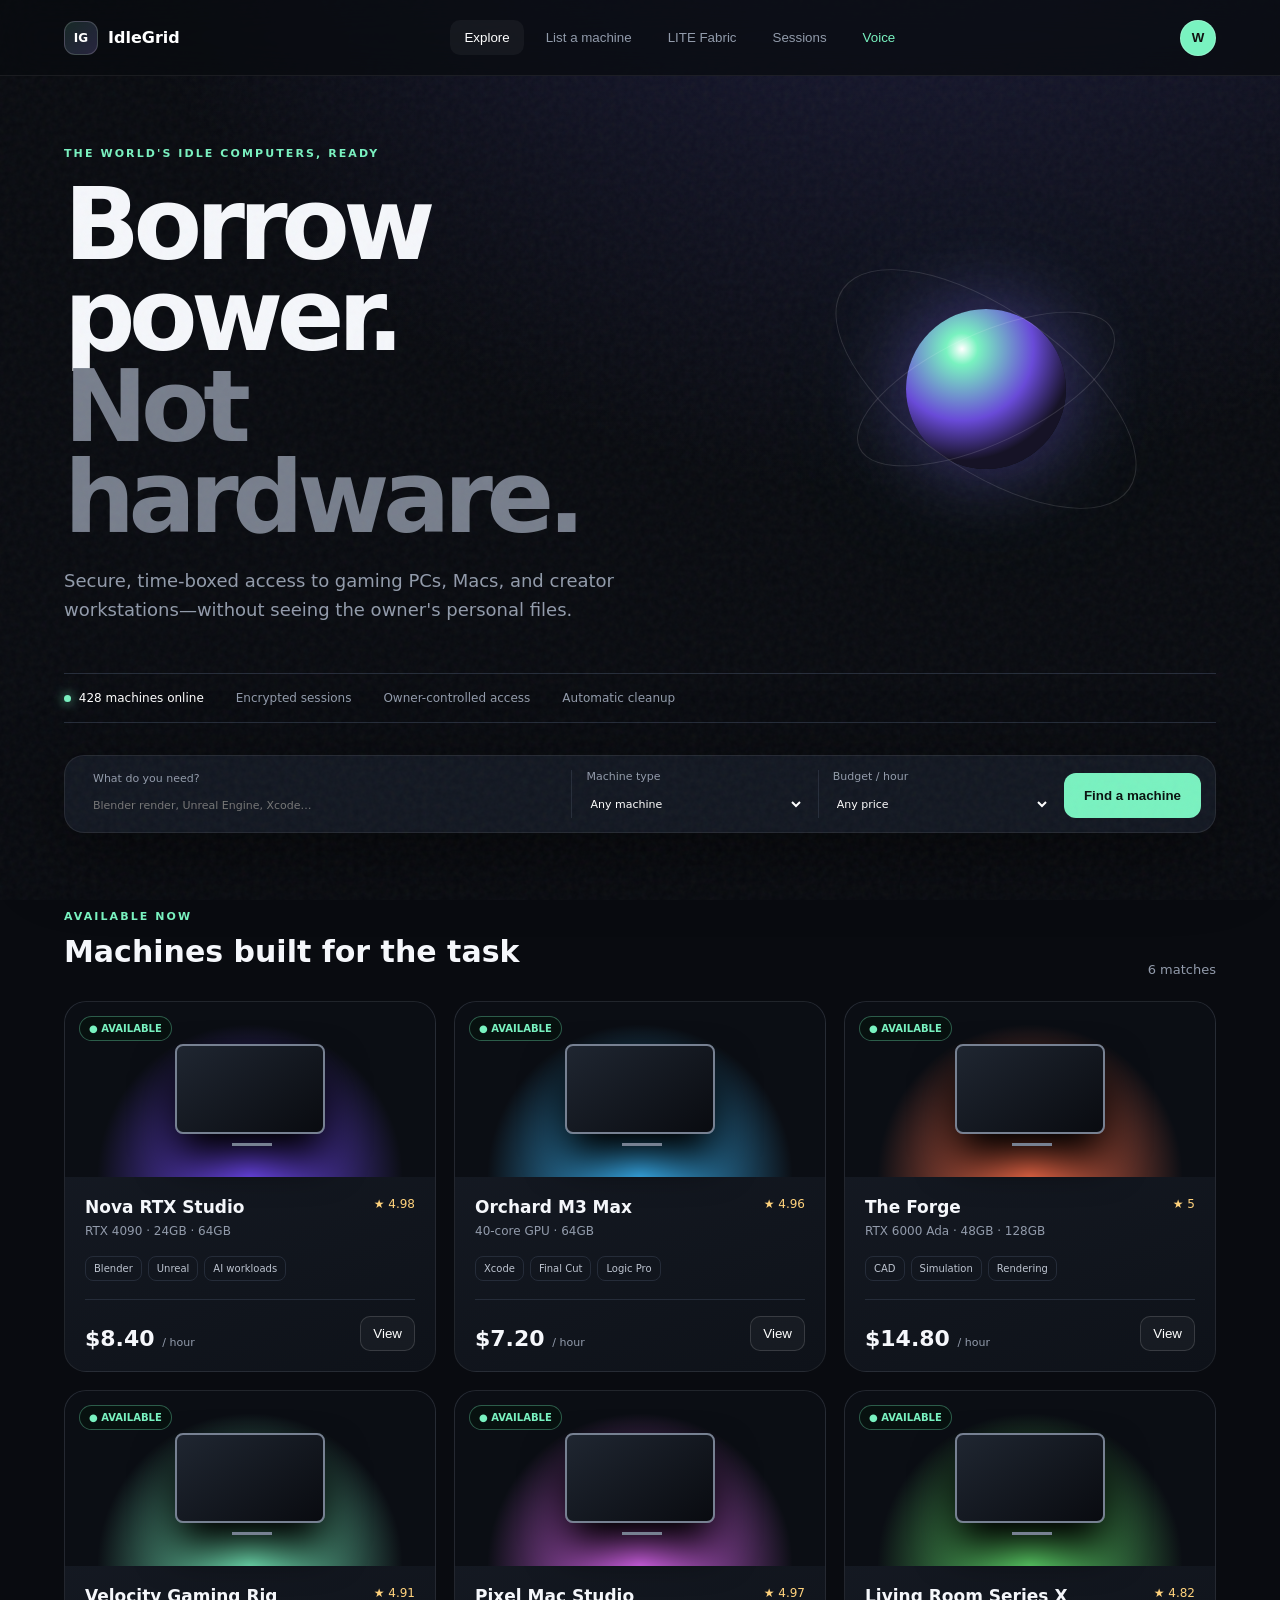
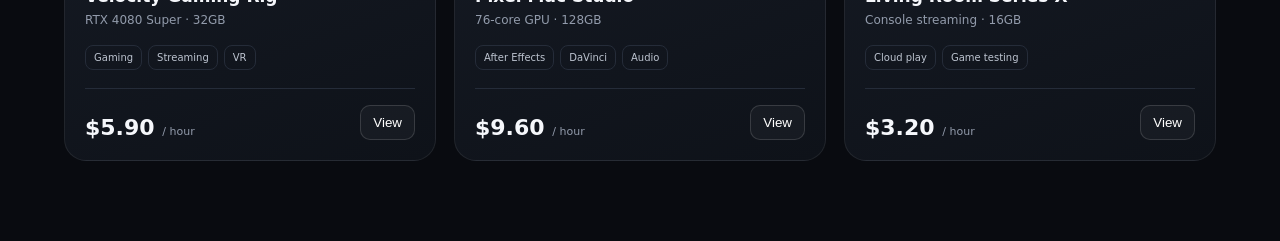
<file: index.html>
<!doctype html>
<html lang="en">
<head>
  <meta charset="UTF-8" />
  <meta name="viewport" content="width=device-width, initial-scale=1.0" />
  <meta name="theme-color" content="#090b10" />
  <title>IdleGrid — Borrow powerful machines by the hour</title>
  <link rel="stylesheet" href="styles.css" />
  <link rel="stylesheet" href="voice.css" />
  <link rel="stylesheet" href="lite.css?v=1" />
</head>
<body>
  <div class="noise"></div>
  <header class="topbar">
    <a class="brand" href="#market"><span class="brand-mark">IG</span><span>IdleGrid</span></a>
    <nav>
      <button class="nav-link active" data-route="market">Explore</button>
      <button class="nav-link" data-route="earn">List a machine</button>
      <button class="nav-link" data-route="fabric">LITE Fabric</button>
      <button class="nav-link" data-route="sessions">Sessions</button>
      <button class="nav-link voice-nav" data-route="voice">Voice</button>
    </nav>
    <button class="avatar" aria-label="Account">W</button>
  </header>

  <main>
    <section id="market" class="route active">
      <div class="hero">
        <div>
          <p class="eyebrow">THE WORLD'S IDLE COMPUTERS, READY</p>
          <h1>Borrow power.<br><span>Not hardware.</span></h1>
          <p class="hero-copy">Secure, time-boxed access to gaming PCs, Macs, and creator workstations—without seeing the owner's personal files.</p>
        </div>
        <div class="orb-wrap" aria-hidden="true"><div class="orb"></div><div class="orbit one"></div><div class="orbit two"></div></div>
      </div>

      <div class="trust-row">
        <span><i class="pulse"></i> 428 machines online</span>
        <span>Encrypted sessions</span><span>Owner-controlled access</span><span>Automatic cleanup</span>
      </div>

      <div class="search-panel">
        <label>What do you need?
          <input id="searchInput" type="search" placeholder="Blender render, Unreal Engine, Xcode…" />
        </label>
        <label>Machine type
          <select id="typeFilter"><option value="all">Any machine</option><option>Windows</option><option>Mac</option><option>Console</option></select>
        </label>
        <label>Budget / hour
          <select id="priceFilter"><option value="999">Any price</option><option value="5">Under $5</option><option value="10">Under $10</option><option value="20">Under $20</option></select>
        </label>
        <button id="searchBtn" class="primary">Find a machine</button>
      </div>

      <div class="section-head"><div><p class="eyebrow">AVAILABLE NOW</p><h2>Machines built for the task</h2></div><span id="resultCount"></span></div>
      <div id="machineGrid" class="machine-grid"></div>
    </section>

    <section id="earn" class="route">
      <div class="page-head"><p class="eyebrow">HOST ON IDLEGRID</p><h1>Put your idle machine to work.</h1><p>Choose when it is available. IdleGrid estimates demand, isolates guest sessions, and calculates your payout.</p></div>
      <div class="split">
        <form id="hostForm" class="glass form-card">
          <h2>List your machine</h2>
          <div class="field-grid">
            <label>Display name<input name="name" required placeholder="Studio Mac Ultra" /></label>
            <label>Device type<select name="type"><option>Windows</option><option>Mac</option><option>Console</option></select></label>
            <label>CPU<input name="cpu" required placeholder="Apple M3 Max" /></label>
            <label>GPU<input name="gpu" required placeholder="40-core GPU" /></label>
            <label>Memory (GB)<input name="ram" type="number" min="8" value="32" required /></label>
            <label>Availability / week<input name="hours" type="number" min="1" max="168" value="30" required /></label>
            <label>Sharing mode<select name="sharing"><option value="shared">Shared capacity — keep using my PC</option><option value="exclusive">Exclusive session — whole guest VM</option><option value="storage">Virtual volume only — sandboxed data</option></select></label>
            <label>Guest virtual disk (GB)<input name="disk" type="number" min="20" max="2048" value="100" required /></label>
          </div>
          <label>Best for<input name="tasks" required placeholder="Video editing, Xcode, 3D rendering" /></label>
          <label class="check"><input name="isolated" type="checkbox" required /> I can enable a separate guest account or isolated virtual machine.</label>
          <button class="primary wide" type="submit">Calculate & publish</button>
          <p class="fine">Listings are saved on this device for demonstration. Identity, hardware, and network checks are required before a real listing goes live.</p>
        </form>
        <aside class="earn-card">
          <p class="eyebrow">ESTIMATED HOST EARNINGS</p><div class="big-number"><span>$</span><strong id="earnings">182</strong><small>/ month</small></div>
          <input id="earnSlider" type="range" min="5" max="80" value="30" />
          <div class="range-label"><span>5 hrs/week</span><span>80 hrs/week</span></div>
          <div class="economics"><div><span>Guest pays</span><b>$7.60/hr</b></div><div><span>You receive</span><b>$5.70/hr</b></div><div><span>IdleGrid</span><b>$1.90/hr</b></div></div>
          <p class="fine">Estimate uses a 75% host payout and expected utilization. Electricity and taxes are the host's responsibility.</p>
        </aside>
      </div>
    </section>

    <section id="fabric" class="route">
      <div class="page-head fabric-head">
        <div>
          <p class="eyebrow">IDLEGRID LITE FABRIC · DESIGN PROTOTYPE</p>
          <h1>One grid.<br><span>Right-sized compute.</span></h1>
          <p>Route ordinary jobs to efficient Linux microVMs, share a protected slice of a donor machine, or reserve an entire high-performance system only when the work demands it.</p>
        </div>
        <div class="live-pill"><i class="pulse"></i> Scheduler simulation online</div>
      </div>

      <div class="fabric-flow" aria-label="IdleGrid routing architecture">
        <div class="flow-node intake"><small>01 · INTAKE</small><strong>User or AI agent task</strong><span>Signed workload + policy</span></div>
        <span class="flow-arrow">→</span>
        <div class="flow-node brain"><small>02 · CLASSIFY</small><strong>Grid Router</strong><span>Cost · risk · latency · demand</span></div>
        <span class="flow-arrow">→</span>
        <div class="pool-stack">
          <div class="flow-node lite"><small>LITE</small><strong>Linux microVM pool</strong><span>Web · office · agents</span></div>
          <div class="flow-node shared"><small>SHARED</small><strong>Donor capacity slice</strong><span>Builds · data · CPU work</span></div>
          <div class="flow-node exclusive"><small>EXCLUSIVE</small><strong>Whole guest machine</strong><span>GPU · gaming · creative</span></div>
        </div>
      </div>

      <div class="fabric-grid">
        <form id="routerForm" class="glass fabric-card">
          <div class="card-title"><div><p class="eyebrow">WORKLOAD ROUTER</p><h2>Where should this task run?</h2></div><span class="demo-badge">SIMULATION</span></div>
          <label>Task type
            <select id="taskType"><option value="web">Web serving / API</option><option value="office">Office administration</option><option value="agent">AI agent / automation</option><option value="build">Software build</option><option value="data">Data processing</option><option value="creative">3D / video production</option><option value="gaming">Interactive gaming</option></select>
          </label>
          <div class="field-grid compact-fields">
            <label>CPU cores<input id="routeCpu" type="number" min="1" max="64" value="2" /></label>
            <label>Memory (GB)<input id="routeRam" type="number" min="1" max="256" value="4" /></label>
            <label>GPU<select id="routeGpu"><option value="none">Not required</option><option value="light">Light acceleration</option><option value="high">High-performance GPU</option></select></label>
            <label>Interaction<select id="routeLatency"><option value="batch">Background / batch</option><option value="normal">Normal</option><option value="realtime">Real-time</option></select></label>
          </div>
          <button class="primary wide" type="submit">Route this workload</button>
          <div id="routeResult" class="route-result" aria-live="polite">
            <span class="route-icon">L</span><div><small>RECOMMENDED ENVIRONMENT</small><h3>IdleGrid LITE Linux Pool</h3><p>Lowest-cost match for a small, non-GPU workload.</p></div>
          </div>
        </form>

        <form id="capacityForm" class="glass fabric-card">
          <div class="card-title"><div><p class="eyebrow">OWNER SAFE SHARE</p><h2>Keep your computer usable.</h2></div><span id="capacityStatus" class="saved-state">UNSAVED</span></div>
          <label>Protection profile
            <select id="capacityProfile"><option value="balanced">Balanced — owner always has priority</option><option value="quiet">Quiet — lowest heat and fan noise</option><option value="max">Maximum share — only while owner is idle</option></select>
          </label>
          <div class="quota"><div><span>Guest CPU cap</span><b id="cpuValue">4 cores</b></div><input id="cpuQuota" type="range" min="1" max="16" value="4" /></div>
          <div class="quota"><div><span>Guest memory cap</span><b id="ramValue">8 GB</b></div><input id="ramQuota" type="range" min="2" max="64" step="2" value="8" /></div>
          <div class="quota"><div><span>Encrypted virtual disk</span><b id="diskValue">100 GB</b></div><input id="diskQuota" type="range" min="20" max="1000" step="20" value="100" /></div>
          <div class="owner-reserve"><small>ALWAYS RESERVED FOR OWNER</small><div><span id="ownerCpu">12 CPU cores</span><span id="ownerRam">56 GB memory</span><span>Private drives: never shared</span></div></div>
          <label class="check"><input id="autoReclaim" type="checkbox" checked /> Pause or migrate the guest automatically when owner demand rises.</label>
          <button class="primary wide" type="submit">Save protected capacity</button>
        </form>
      </div>

      <div class="safety-strip">
        <div><b>No raw drive access</b><span>Renters see an encrypted virtual disk—not the host partition.</span></div>
        <div><b>Owner-first reclaim</b><span>Pressure or heat triggers pause, migration, or shutdown.</span></div>
        <div><b>Zero-trust sessions</b><span>Signed images, filtered network, audit trail, and kill switch.</span></div>
        <div><b>Honest boundary</b><span>This page simulates policy; a signed host agent is still required.</span></div>
      </div>
    </section>

    <section id="sessions" class="route">
      <div class="page-head"><p class="eyebrow">YOUR ACTIVITY</p><h1>Sessions</h1><p>Bookings remain locked until the owner machine and approved remote-access provider are online.</p></div>
      <div id="sessionList" class="session-list"></div>
    </section>
    <section id="voice" class="route">
      <div class="page-head"><p class="eyebrow">IDLEGRID VOICE</p><h1>Listen to the plan.</h1><p>Hear the marketing forecast, advertising budget, and recommended launch strategy.</p></div>
      <div class="voice-panel"><button class="voice-orb" id="voiceOrb" aria-label="Play or pause reply"><span>▶</span></button><div class="voice-content"><p class="eyebrow">READ ALOUD</p><h2>IdleGrid marketing forecast</h2>
        <textarea id="voiceText" aria-label="Text to read aloud">IdleGrid's realistic twelve-month target is ten to fifteen thousand dollars in monthly recurring revenue. That assumes seven hundred fifty monthly renters, eight booked hours per renter, an average price of seven dollars and sixty cents per hour, and a twenty-five percent platform fee. This produces approximately eleven thousand four hundred dollars in monthly platform revenue. For a secure ninety-day pilot, plan on approximately one hundred fifty thousand dollars in total capital, including thirty thousand dollars for advertising and creative testing. Start by advertising on Reddit, YouTube creator channels, Google Search, TikTok, and Instagram. Recruit twenty-five to fifty verified machine owners before spending heavily to acquire renters. Focus first on Blender rendering, Unreal Engine builds, video exports, Xcode development, and high-end PC gaming. Scale advertising only after repeat bookings, successful sessions, and customer acquisition costs prove the business model.</textarea>
        <audio id="replyAudio" src="idlegrid-marketing-reply.wav" preload="metadata" controls></audio>
        <div class="voice-actions"><button id="playVoice" class="primary">▶ Play reply</button><button id="stopVoice" class="mini-btn">■ Stop</button><span class="voice-name">Microsoft David Desktop</span></div><p id="voiceStatus" class="fine">Audio loaded. Press Play to listen.</p></div></div>
    </section>
  </main>

  <div id="modal" class="modal" role="dialog" aria-modal="true" aria-labelledby="modalTitle" hidden>
    <div class="modal-card"><button id="closeModal" class="close" aria-label="Close">×</button><div id="modalBody"></div></div>
  </div>
  <div id="toast" class="toast" role="status"></div>
  <script src="app.js?v=4"></script>
  <script src="voice-player.js?v=3"></script>
</body>
</html>
</file>
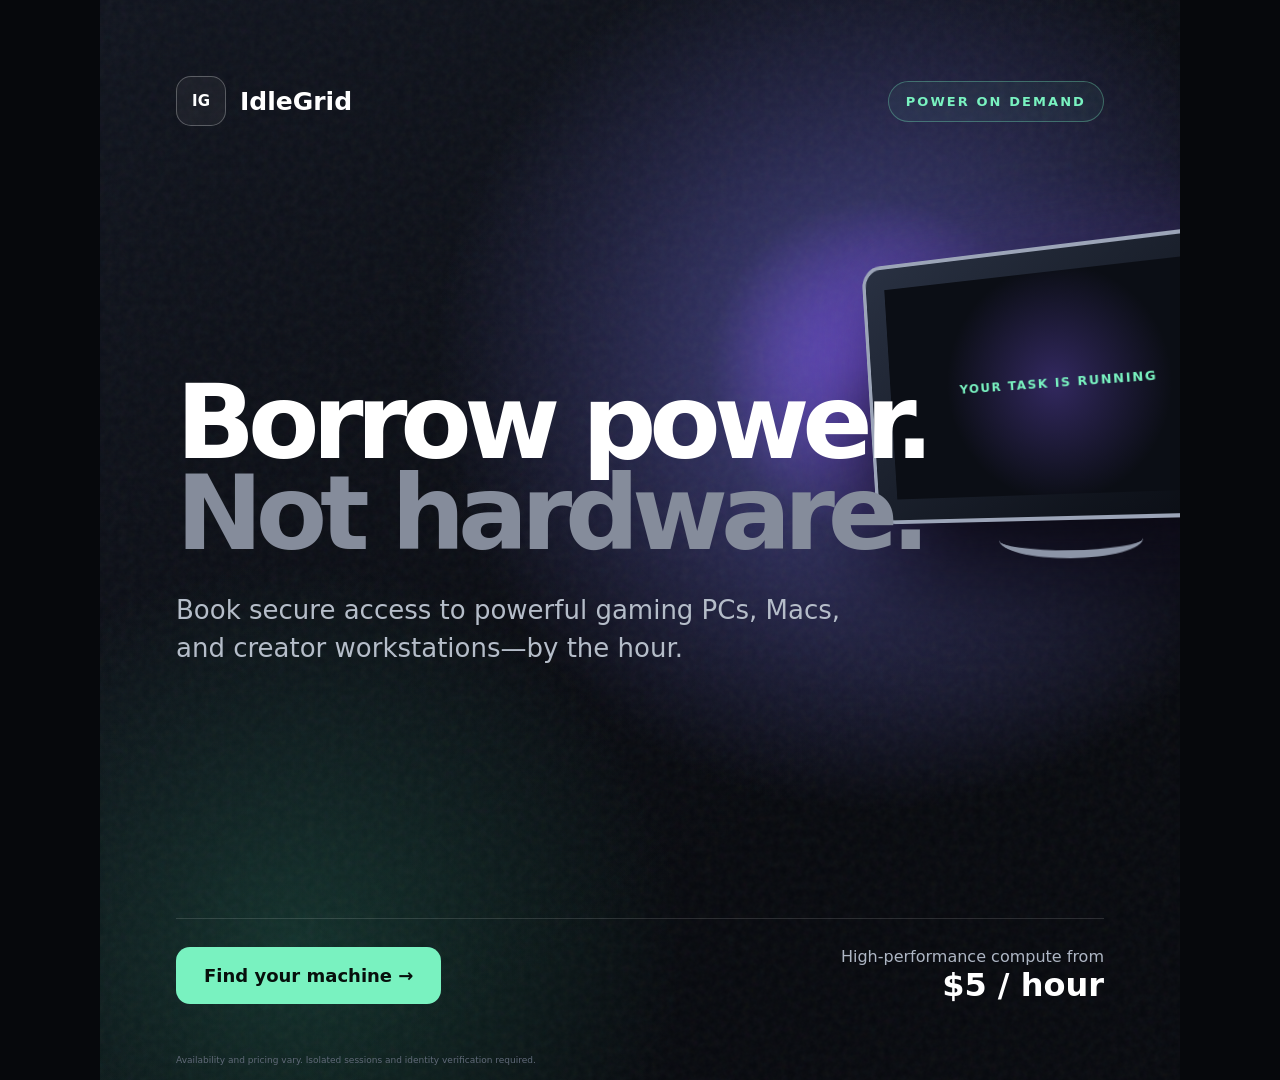
<file: ad.html>
<!doctype html><html lang="en"><head><meta charset="utf-8"><meta name="viewport" content="width=device-width,initial-scale=1"><title>IdleGrid Launch Ad</title><style>
*{box-sizing:border-box}body{margin:0;min-height:100vh;display:grid;place-items:center;background:#06080c;font-family:Inter,ui-sans-serif,system-ui;color:white}.ad{width:min(1080px,100vw);aspect-ratio:1/1;position:relative;overflow:hidden;background:radial-gradient(circle at 72% 34%,#805df4 0,#30305f 16%,transparent 42%),radial-gradient(circle at 18% 88%,#3cc99733,transparent 30%),linear-gradient(145deg,#10141e,#07090e 70%);padding:76px;display:flex;flex-direction:column;justify-content:space-between}.grain{position:absolute;inset:0;opacity:.05;background-image:url("data:image/svg+xml,%3Csvg viewBox='0 0 180 180' xmlns='http://www.w3.org/2000/svg'%3E%3Cfilter id='n'%3E%3CfeTurbulence type='fractalNoise' baseFrequency='.8' numOctaves='4'/%3E%3C/filter%3E%3Crect width='100%25' height='100%25' filter='url(%23n)'/%3E%3C/svg%3E")}.top,.copy,.bottom{position:relative;z-index:2}.top{display:flex;justify-content:space-between;align-items:center;font-weight:800;font-size:25px}.logo{display:flex;align-items:center;gap:14px}.mark{width:50px;height:50px;border:1px solid #ffffff44;border-radius:15px;display:grid;place-items:center;background:#ffffff0c;font-size:15px}.pill{font-size:13px;letter-spacing:.16em;color:#79f2c0;border:1px solid #79f2c055;border-radius:50px;padding:12px 17px;background:#79f2c00d}.copy{max-width:850px}.copy h1{font-size:104px;line-height:.88;letter-spacing:-.07em;margin:0 0 32px}.copy h1 span{color:#858c9b}.copy p{font-size:26px;line-height:1.45;color:#b5bdc9;max-width:700px;margin:0}.device{position:absolute;right:-85px;top:245px;width:420px;height:275px;border-radius:22px;border:4px solid #9ca5b8;background:linear-gradient(145deg,#293142,#080b11);box-shadow:0 50px 130px #000,0 0 80px #805df455;transform:perspective(900px) rotateY(-18deg) rotateZ(-4deg)}.device:before{content:"YOUR TASK IS RUNNING";position:absolute;inset:22px;background:radial-gradient(circle,#805df455,transparent 55%),#0b0e15;display:grid;place-items:center;color:#79f2c0;font-size:13px;font-weight:900;letter-spacing:.13em}.device:after{content:"";position:absolute;width:150px;height:30px;bottom:-42px;left:135px;border-bottom:8px solid #8c95a7;border-radius:50%}.bottom{display:flex;justify-content:space-between;align-items:end;border-top:1px solid #ffffff22;padding-top:28px}.cta{background:#79f2c0;color:#07100c;padding:18px 28px;border-radius:14px;font-size:18px;font-weight:900}.price{text-align:right;color:#aeb6c4;font-size:16px}.price strong{display:block;color:white;font-size:32px}.legal{position:absolute;bottom:15px;left:76px;color:#606978;font-size:9px}
</style></head><body><main class="ad"><div class="grain"></div><div class="top"><div class="logo"><span class="mark">IG</span>IdleGrid</div><span class="pill">POWER ON DEMAND</span></div><div class="device"></div><div class="copy"><h1>Borrow power.<br><span>Not hardware.</span></h1><p>Book secure access to powerful gaming PCs, Macs, and creator workstations—by the hour.</p></div><div class="bottom"><div class="cta">Find your machine →</div><div class="price">High-performance compute from<strong>$5 / hour</strong></div></div><div class="legal">Availability and pricing vary. Isolated sessions and identity verification required.</div></main></body></html>
</file>
<file: styles.css>
:root{--bg:#090b10;--card:#11151d;--card2:#171c26;--text:#f5f7fb;--muted:#929bab;--line:#252c39;--mint:#79f2c0;--purple:#a98cff;--orange:#ffb66e}*{box-sizing:border-box}html{scroll-behavior:smooth}body{margin:0;background:radial-gradient(circle at 70% -20%,#202044 0,transparent 36%),var(--bg);color:var(--text);font-family:Inter,ui-sans-serif,system-ui,-apple-system,Segoe UI,sans-serif;min-height:100vh}.noise{position:fixed;inset:0;opacity:.045;pointer-events:none;background-image:url("data:image/svg+xml,%3Csvg viewBox='0 0 180 180' xmlns='http://www.w3.org/2000/svg'%3E%3Cfilter id='n'%3E%3CfeTurbulence type='fractalNoise' baseFrequency='.8' numOctaves='4' stitchTiles='stitch'/%3E%3C/filter%3E%3Crect width='100%25' height='100%25' filter='url(%23n)'/%3E%3C/svg%3E")}.topbar{height:76px;display:flex;align-items:center;justify-content:space-between;padding:0 max(24px,5vw);border-bottom:1px solid #ffffff12;backdrop-filter:blur(20px);position:sticky;top:0;z-index:20;background:#090b10bb}.brand{display:flex;gap:10px;align-items:center;color:#fff;text-decoration:none;font-weight:750}.brand-mark{display:grid;place-items:center;width:34px;height:34px;border:1px solid #ffffff2b;border-radius:11px;background:linear-gradient(135deg,#79f2c022,#a98cff33);font-size:12px}.topbar nav{display:flex;gap:8px}.nav-link{border:0;background:transparent;color:var(--muted);padding:10px 14px;border-radius:10px;cursor:pointer}.nav-link:hover,.nav-link.active{color:#fff;background:#ffffff0b}.avatar{width:36px;height:36px;border-radius:50%;border:1px solid #ffffff33;color:#111;background:var(--mint);font-weight:800}.route{display:none;max-width:1320px;margin:auto;padding:0 max(24px,5vw) 80px}.route.active{display:block}.hero{min-height:430px;display:grid;grid-template-columns:1.2fr .8fr;align-items:center;padding:60px 0 30px}.eyebrow{font-size:11px;letter-spacing:.19em;font-weight:800;color:var(--mint)}h1{font-size:clamp(54px,7.8vw,108px);line-height:.91;letter-spacing:-.065em;margin:20px 0 24px;max-width:900px}h1 span{color:#777e8c}.hero-copy,.page-head>p:last-child{font-size:18px;line-height:1.6;color:var(--muted);max-width:650px}.orb-wrap{height:330px;position:relative;display:grid;place-items:center}.orb{width:160px;height:160px;border-radius:50%;background:radial-gradient(circle at 35% 25%,#fff 0,#79f2c0 10%,#694bd8 45%,#161326 70%);box-shadow:0 0 80px #7e5cff66,0 0 160px #79f2c022;animation:float 5s ease-in-out infinite}.orbit{position:absolute;border:1px solid #ffffff20;border-radius:50%;transform:rotate(-25deg)}.orbit.one{width:280px;height:110px}.orbit.two{width:350px;height:160px;transform:rotate(35deg)}@keyframes float{50%{transform:translateY(-16px) scale(1.03)}}.trust-row{border-top:1px solid var(--line);border-bottom:1px solid var(--line);padding:17px 0;display:flex;gap:32px;color:var(--muted);font-size:12px;flex-wrap:wrap}.trust-row span:first-child{color:#fff}.pulse{display:inline-block;width:7px;height:7px;background:var(--mint);border-radius:50%;box-shadow:0 0 12px var(--mint);margin-right:4px}.search-panel{margin:32px 0 66px;background:#121721;border:1px solid #ffffff14;border-radius:20px;padding:14px;display:grid;grid-template-columns:2fr 1fr 1fr auto;align-items:end;box-shadow:0 20px 70px #0008}.search-panel label,.form-card label{font-size:11px;color:var(--muted);display:grid;gap:8px;padding:0 14px}.search-panel label+label{border-left:1px solid var(--line)}input,select{font:inherit;color:#fff;background:transparent;border:0;outline:0;padding:6px 0}select option{background:#171c26}.primary{background:var(--mint);color:#08110e;border:0;border-radius:12px;padding:15px 20px;font-weight:800;cursor:pointer;transition:.2s}.primary:hover{transform:translateY(-2px);box-shadow:0 10px 30px #79f2c033}.section-head{display:flex;align-items:end;justify-content:space-between;margin-bottom:24px}.section-head h2,.form-card h2{font-size:30px;margin:8px 0}.section-head>span{color:var(--muted);font-size:13px}.machine-grid{display:grid;grid-template-columns:repeat(3,1fr);gap:18px}.machine{background:linear-gradient(160deg,#171c26,#0e1219);border:1px solid #ffffff13;border-radius:22px;overflow:hidden;transition:.25s;cursor:pointer}.machine:hover{transform:translateY(-5px);border-color:#79f2c055}.machine-visual{height:175px;position:relative;display:grid;place-items:center;background:radial-gradient(circle at 50% 100%,var(--glow),transparent 60%),#0b0e14}.device{width:150px;height:90px;border:2px solid #778192;border-radius:8px;background:linear-gradient(145deg,#1f2631,#090b10);box-shadow:0 25px 40px #000;position:relative}.device:after{content:"";position:absolute;bottom:-14px;left:55px;width:40px;height:12px;border-bottom:3px solid #778192}.status{position:absolute;top:14px;left:14px;padding:6px 9px;background:#07130fdd;border:1px solid #79f2c055;color:var(--mint);border-radius:20px;font-size:10px;font-weight:800}.machine-body{padding:20px}.machine-top{display:flex;justify-content:space-between;gap:10px}.machine h3{margin:0 0 7px;font-size:17px}.machine .spec{color:var(--muted);font-size:12px}.rating{font-size:12px;color:#ffd27c}.tags{display:flex;gap:6px;flex-wrap:wrap;margin:18px 0}.tag{font-size:10px;border:1px solid var(--line);padding:6px 8px;border-radius:8px;color:#bdc4d0}.price-row{display:flex;align-items:end;justify-content:space-between;border-top:1px solid var(--line);padding-top:16px}.price{font-size:22px;font-weight:800}.price small{font-size:11px;color:var(--muted);font-weight:400}.mini-btn{border:1px solid #ffffff24;background:#ffffff09;color:#fff;padding:9px 12px;border-radius:10px;cursor:pointer}.page-head{padding:80px 0 44px}.page-head h1{font-size:clamp(48px,6vw,80px)}.split{display:grid;grid-template-columns:1.4fr .8fr;gap:24px}.glass,.earn-card{background:#11151ddd;border:1px solid #ffffff14;border-radius:24px;padding:30px}.field-grid{display:grid;grid-template-columns:1fr 1fr;gap:18px}.form-card label{padding:0}.form-card input,.form-card select{background:#090c12;border:1px solid var(--line);border-radius:10px;padding:13px;margin-bottom:15px}.check{display:flex!important;grid-template-columns:auto 1fr!important;align-items:center;margin:10px 0 20px}.check input{margin:0}.wide{width:100%}.fine{color:#727c8c;font-size:11px;line-height:1.5}.earn-card{background:linear-gradient(150deg,#1b2230,#14131f);height:max-content;position:sticky;top:100px}.big-number{display:flex;align-items:baseline;margin:25px 0}.big-number span{font-size:28px;color:var(--mint)}.big-number strong{font-size:72px;letter-spacing:-.07em}.big-number small{color:var(--muted);margin-left:8px}.earn-card input{width:100%;accent-color:var(--mint)}.range-label{display:flex;justify-content:space-between;color:var(--muted);font-size:10px}.economics{margin:28px 0}.economics div{display:flex;justify-content:space-between;padding:13px 0;border-bottom:1px solid var(--line);color:var(--muted);font-size:13px}.economics b{color:#fff}.session-list{display:grid;gap:14px}.session{display:flex;align-items:center;justify-content:space-between;gap:20px;padding:22px;background:var(--card);border:1px solid var(--line);border-radius:18px}.session p{margin:5px 0;color:var(--muted);font-size:12px}.badge{font-size:10px;padding:7px 9px;border-radius:20px;background:#ffb66e16;color:var(--orange);border:1px solid #ffb66e44}.empty{text-align:center;padding:70px;border:1px dashed var(--line);border-radius:20px;color:var(--muted)}.modal{position:fixed;inset:0;background:#020307cc;backdrop-filter:blur(12px);z-index:50;display:grid;place-items:center;padding:20px}.modal[hidden]{display:none}.modal-card{width:min(560px,100%);max-height:90vh;overflow:auto;background:#151a23;border:1px solid #ffffff20;border-radius:24px;padding:34px;position:relative;box-shadow:0 30px 100px #000}.close{position:absolute;right:18px;top:14px;border:0;background:transparent;color:#fff;font-size:30px;cursor:pointer}.modal h2{font-size:31px;margin:10px 0}.booking-summary{background:#0b0e14;border-radius:14px;padding:16px;margin:20px 0}.booking-summary div{display:flex;justify-content:space-between;padding:8px;color:var(--muted)}.booking-summary b{color:#fff}.duration{display:grid;grid-template-columns:repeat(4,1fr);gap:8px}.duration button{border:1px solid var(--line);background:transparent;color:#fff;border-radius:9px;padding:10px;cursor:pointer}.duration button.active{border-color:var(--mint);color:var(--mint);background:#79f2c011}.warning{padding:13px;border-radius:10px;background:#ffb66e10;border:1px solid #ffb66e33;color:#e9bb8c;font-size:12px;line-height:1.5}.toast{position:fixed;right:24px;bottom:24px;background:#f5f7fb;color:#101218;padding:14px 18px;border-radius:12px;font-weight:700;transform:translateY(100px);opacity:0;transition:.3s;z-index:80}.toast.show{transform:none;opacity:1}@media(max-width:850px){.topbar nav{display:none}.hero{grid-template-columns:1fr}.orb-wrap{display:none}.search-panel{grid-template-columns:1fr}.search-panel label+label{border-left:0;border-top:1px solid var(--line);padding-top:12px}.machine-grid{grid-template-columns:1fr 1fr}.split{grid-template-columns:1fr}.earn-card{position:static}}@media(max-width:560px){.machine-grid,.field-grid{grid-template-columns:1fr}.hero{min-height:370px}.route{padding-inline:18px}.trust-row{gap:14px}.session{align-items:flex-start;flex-direction:column}h1{font-size:54px}}
</file>
<file: voice.css>
.voice-nav{color:var(--mint)!important}.voice-panel{display:grid;grid-template-columns:320px 1fr;gap:38px;align-items:center;background:linear-gradient(145deg,#171d29,#10131a);border:1px solid #ffffff18;border-radius:28px;padding:42px;box-shadow:0 30px 100px #0006}.voice-orb{border:0;color:white;width:260px;height:260px;border-radius:50%;display:grid;place-items:center;background:radial-gradient(circle at 35% 30%,#fff 0,#79f2c0 8%,#6851d8 42%,#17142c 68%);box-shadow:0 0 70px #805df466,0 0 140px #79f2c022;cursor:pointer;transition:.25s}.voice-orb span{font-size:44px;margin-left:8px;text-shadow:0 3px 15px #000}.voice-orb.speaking{animation:speak 1.3s ease-in-out infinite}.voice-content h2{font-size:34px;margin:8px 0 18px}.voice-content textarea{width:100%;min-height:230px;resize:vertical;border:1px solid var(--line);border-radius:15px;background:#090c12;color:#c4ccd8;padding:18px;line-height:1.6;font:inherit}.voice-actions{display:flex;gap:10px;align-items:center;margin-top:16px;flex-wrap:wrap}.voice-actions select{background:#0a0d13;border:1px solid var(--line);border-radius:10px;padding:12px;max-width:260px}@keyframes speak{50%{transform:scale(1.045);box-shadow:0 0 95px #805df488,0 0 180px #79f2c044}}@media(max-width:760px){.voice-panel{grid-template-columns:1fr}.voice-orb{width:190px;height:190px;margin:auto}}
</file>
<file: lite.css>
/* IdleGrid LITE Fabric */
.fabric-head{display:flex;align-items:end;justify-content:space-between;gap:28px}.fabric-head h1{margin-bottom:18px}.live-pill{white-space:nowrap;border:1px solid #79f2c044;background:#79f2c00d;color:#b8f8dc;border-radius:999px;padding:10px 14px;font-size:11px}.fabric-flow{display:grid;grid-template-columns:1fr auto 1fr auto 1.25fr;align-items:center;gap:16px;margin-bottom:26px}.flow-node{min-height:120px;border:1px solid #ffffff16;border-radius:20px;padding:20px;display:flex;flex-direction:column;justify-content:center;background:linear-gradient(145deg,#171c26,#0b0e14);box-shadow:inset 0 1px #ffffff08}.flow-node small{color:var(--mint);font-weight:800;letter-spacing:.13em;font-size:9px}.flow-node strong{font-size:16px;margin:8px 0}.flow-node span{font-size:11px;color:var(--muted)}.flow-node.brain{background:radial-gradient(circle at 50% 100%,#7d58c933,transparent 60%),#12141d;border-color:#a98cff55}.flow-arrow{color:#5c6473;font-size:24px}.pool-stack{display:grid;gap:7px}.pool-stack .flow-node{min-height:0;padding:13px 16px;display:grid;grid-template-columns:54px 1fr;column-gap:8px}.pool-stack .flow-node small{grid-row:1/3;align-self:center}.pool-stack .flow-node strong{margin:0;font-size:13px}.pool-stack .flow-node span{grid-column:2}.flow-node.lite{border-color:#79f2c044}.flow-node.shared{border-color:#3dbbff44}.flow-node.exclusive{border-color:#ffb66e44}.fabric-grid{display:grid;grid-template-columns:1fr 1fr;gap:22px}.fabric-card{padding:26px}.fabric-card h2{font-size:25px;margin:6px 0 24px}.fabric-card>label{display:grid;gap:8px;color:var(--muted);font-size:11px}.fabric-card input,.fabric-card select{background:#090c12;border:1px solid var(--line);border-radius:10px;padding:13px;margin-bottom:15px}.card-title{display:flex;justify-content:space-between;gap:16px}.demo-badge,.saved-state{height:max-content;font-size:9px;font-weight:800;letter-spacing:.1em;border:1px solid #ffb66e55;color:var(--orange);border-radius:999px;padding:7px 9px}.saved-state.is-saved{color:var(--mint);border-color:#79f2c055}.compact-fields{gap:10px 14px}.compact-fields label{font-size:10px;color:var(--muted);display:grid;gap:5px}.route-result{margin-top:18px;border:1px solid #79f2c044;background:#79f2c00b;border-radius:18px;padding:18px;display:flex;gap:15px;align-items:flex-start;transition:.3s}.route-result.shared-result{border-color:#3dbbff55;background:#3dbbff0b}.route-result.exclusive-result{border-color:#ffb66e55;background:#ffb66e0b}.route-icon{width:38px;height:38px;border-radius:11px;background:var(--mint);display:grid;place-items:center;color:#08110e;font-weight:900;flex:none}.shared-result .route-icon{background:#3dbbff}.exclusive-result .route-icon{background:var(--orange)}.route-result small{font-size:8px;letter-spacing:.14em;color:var(--muted)}.route-result h3{margin:4px 0;font-size:16px}.route-result p{font-size:11px;color:var(--muted);margin:0;line-height:1.5}.route-meta{display:flex;gap:6px;flex-wrap:wrap;margin-top:10px}.route-meta span{border:1px solid var(--line);padding:4px 7px;border-radius:6px;font-size:9px;color:#c8cfda}.quota{margin:9px 0 15px}.quota>div{display:flex;justify-content:space-between;font-size:11px;color:var(--muted)}.quota b{color:#fff}.quota input{width:100%;padding:0;margin:10px 0 0;accent-color:var(--mint);border:0}.owner-reserve{background:#090c12;border:1px solid #79f2c033;border-radius:14px;padding:15px;margin:18px 0}.owner-reserve small{font-size:8px;letter-spacing:.14em;color:var(--mint)}.owner-reserve div{display:flex;gap:7px;flex-wrap:wrap;margin-top:10px}.owner-reserve span{font-size:9px;padding:6px 8px;border-radius:7px;background:#ffffff08;color:#cdd5e1}.safety-strip{display:grid;grid-template-columns:repeat(4,1fr);gap:1px;margin-top:24px;border:1px solid var(--line);border-radius:18px;overflow:hidden;background:var(--line)}.safety-strip div{background:#0f131a;padding:18px;display:grid;gap:7px}.safety-strip b{font-size:12px}.safety-strip span{font-size:10px;line-height:1.5;color:var(--muted)}
@media(max-width:1000px){.fabric-flow{grid-template-columns:1fr auto 1fr}.fabric-flow>.flow-arrow:nth-of-type(2),.pool-stack{grid-column:1/4}.pool-stack{grid-template-columns:repeat(3,1fr)}.pool-stack .flow-node{display:flex}.fabric-grid{grid-template-columns:1fr}.safety-strip{grid-template-columns:1fr 1fr}}
@media(max-width:850px){.topbar nav{display:flex;overflow-x:auto}.nav-link{white-space:nowrap;padding:9px}}
@media(max-width:720px){.fabric-head{display:block}.live-pill{display:inline-block;margin-top:8px}.fabric-flow{grid-template-columns:1fr}.fabric-flow>.flow-arrow{transform:rotate(90deg);text-align:center}.pool-stack,.fabric-flow>.flow-arrow:nth-of-type(2){grid-column:auto}.pool-stack{grid-template-columns:1fr}.safety-strip{grid-template-columns:1fr}.topbar{padding-inline:18px}.avatar{display:none}.topbar{height:auto;min-height:68px;gap:10px}.brand span:last-child{display:none}}
</file>
